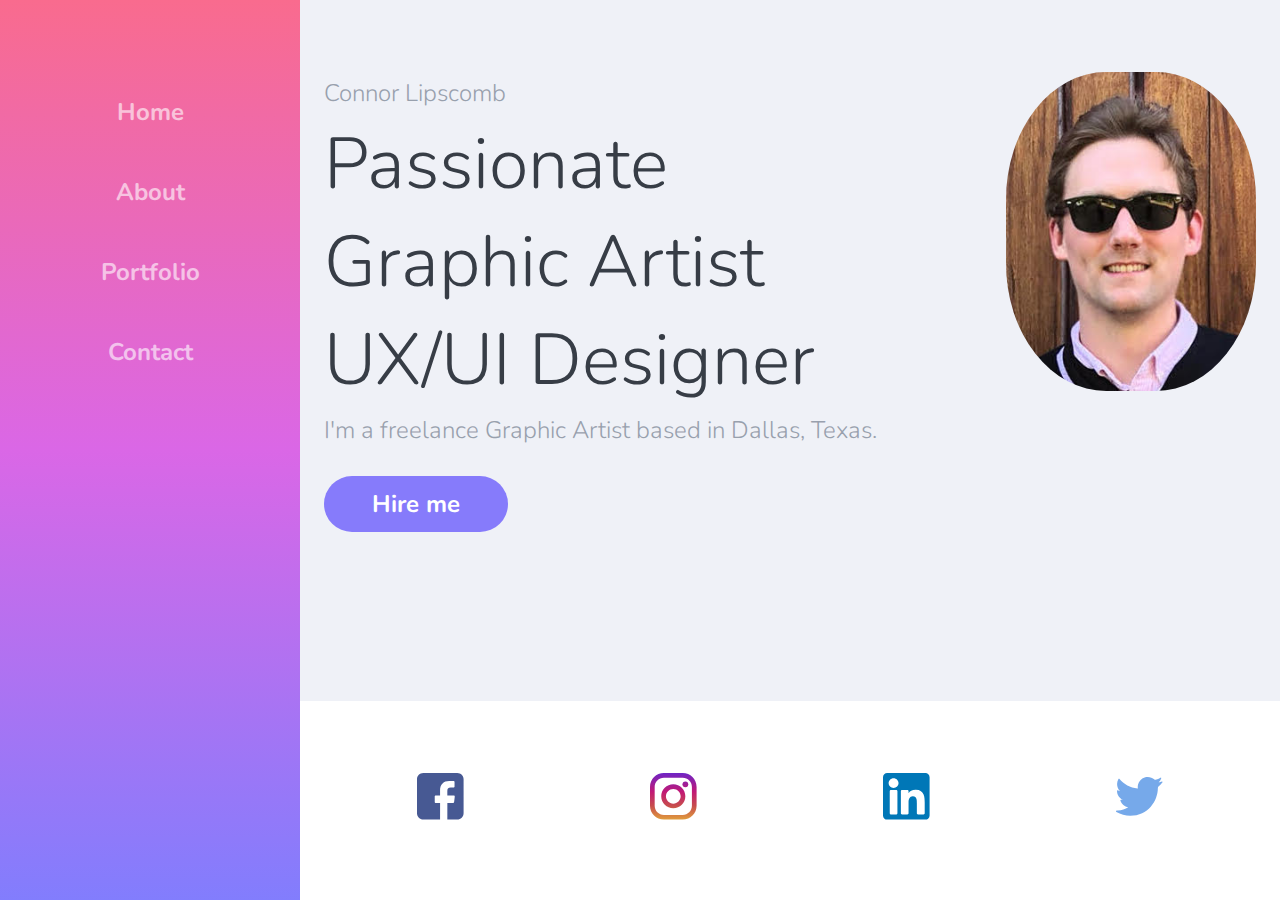
<file: Portfolio 2/index.html>
<!DOCTYPE html>
<html>

<head>
  <meta charset="utf-8">
  <title>Connor's Portfolio</title>
  <meta name="author" content="Connor Lipscomb">
  <meta name="description" content="Portfolio Website">
  <meta name="viewport" content="width=device-width, initial-scale=1">

  <link rel="stylesheet" href="style.css" type= "text/css">
</head>

<body>
    <div class="container">
        <div class="sidebar">
            <nav>
                <ul>
                    <li><a href="index.html">Home</a></li>
                    <li><a href="about.html">About</a></li>
                    <li><a href="image-gallery.html">Portfolio</a></li>
                    <li><a href="contact.html">Contact</a></li>
                </ul>
            </nav>
        </div>
        <div class="content">
            <section class="hero">
                <img src="assets/Engagement pic 5.jpg" alt="Connor Headshot">
                <div class="hero-content">
                    <p>Connor Lipscomb</p>
                    <h1>Passionate <br> Graphic Artist <br> UX/UI Designer</h1>
                    <p>I'm a freelance Graphic Artist based in Dallas, Texas.</p>
                    <a class="action-btn" a href="Connor Lipscomb-Resume 2019.pdf">Hire me</a>
                </div>
            </section>
        </div>
        <div class="footer">
            <footer>
                <ul>
                    <li><a href="https://www.facebook.com/connor.lipscomb"><?xml version="1.0" encoding="iso-8859-1"?>
                        <!-- Generator: Adobe Illustrator 19.0.0, SVG Export Plug-In . SVG Version: 6.00 Build 0)  -->
                        <svg version="1.1" id="Layer_1" xmlns="http://www.w3.org/2000/svg" xmlns:xlink="http://www.w3.org/1999/xlink" x="0px" y="0px"
                             viewBox="0 0 408.788 408.788" style="enable-background:new 0 0 408.788 408.788;" xml:space="preserve">
                        <path style="fill:#475993;" d="M353.701,0H55.087C24.665,0,0.002,24.662,0.002,55.085v298.616c0,30.423,24.662,55.085,55.085,55.085
                            h147.275l0.251-146.078h-37.951c-4.932,0-8.935-3.988-8.954-8.92l-0.182-47.087c-0.019-4.959,3.996-8.989,8.955-8.989h37.882
                            v-45.498c0-52.8,32.247-81.55,79.348-81.55h38.65c4.945,0,8.955,4.009,8.955,8.955v39.704c0,4.944-4.007,8.952-8.95,8.955
                            l-23.719,0.011c-25.615,0-30.575,12.172-30.575,30.035v39.389h56.285c5.363,0,9.524,4.683,8.892,10.009l-5.581,47.087
                            c-0.534,4.506-4.355,7.901-8.892,7.901h-50.453l-0.251,146.078h87.631c30.422,0,55.084-24.662,55.084-55.084V55.085
                            C408.786,24.662,384.124,0,353.701,0z"/>
                        <g>
                        </g>
                        <g>
                        </g>
                        <g>
                        </g>
                        <g>
                        </g>
                        <g>
                        </g>
                        <g>
                        </g>
                        <g>
                        </g>
                        <g>
                        </g>
                        <g>
                        </g>
                        <g>
                        </g>
                        <g>
                        </g>
                        <g>
                        </g>
                        <g>
                        </g>
                        <g>
                        </g>
                        <g>
                        </g>
                        </svg></a></li>
                    <li><a href="https://www.instagram.com/lipscombconnor/"><?xml version="1.0" encoding="iso-8859-1"?>
                        <!-- Generator: Adobe Illustrator 19.0.0, SVG Export Plug-In . SVG Version: 6.00 Build 0)  -->
                        <svg version="1.1" id="Layer_1" xmlns="http://www.w3.org/2000/svg" xmlns:xlink="http://www.w3.org/1999/xlink" x="0px" y="0px"
                             viewBox="0 0 551.034 551.034" style="enable-background:new 0 0 551.034 551.034;" xml:space="preserve">
                        <g>
                            
                                <linearGradient id="SVGID_1_" gradientUnits="userSpaceOnUse" x1="275.517" y1="4.57" x2="275.517" y2="549.72" gradientTransform="matrix(1 0 0 -1 0 554)">
                                <stop  offset="0" style="stop-color:#E09B3D"/>
                                <stop  offset="0.3" style="stop-color:#C74C4D"/>
                                <stop  offset="0.6" style="stop-color:#C21975"/>
                                <stop  offset="1" style="stop-color:#7024C4"/>
                            </linearGradient>
                            <path style="fill:url(#SVGID_1_);" d="M386.878,0H164.156C73.64,0,0,73.64,0,164.156v222.722
                                c0,90.516,73.64,164.156,164.156,164.156h222.722c90.516,0,164.156-73.64,164.156-164.156V164.156
                                C551.033,73.64,477.393,0,386.878,0z M495.6,386.878c0,60.045-48.677,108.722-108.722,108.722H164.156
                                c-60.045,0-108.722-48.677-108.722-108.722V164.156c0-60.046,48.677-108.722,108.722-108.722h222.722
                                c60.045,0,108.722,48.676,108.722,108.722L495.6,386.878L495.6,386.878z"/>
                            
                                <linearGradient id="SVGID_2_" gradientUnits="userSpaceOnUse" x1="275.517" y1="4.57" x2="275.517" y2="549.72" gradientTransform="matrix(1 0 0 -1 0 554)">
                                <stop  offset="0" style="stop-color:#E09B3D"/>
                                <stop  offset="0.3" style="stop-color:#C74C4D"/>
                                <stop  offset="0.6" style="stop-color:#C21975"/>
                                <stop  offset="1" style="stop-color:#7024C4"/>
                            </linearGradient>
                            <path style="fill:url(#SVGID_2_);" d="M275.517,133C196.933,133,133,196.933,133,275.516s63.933,142.517,142.517,142.517
                                S418.034,354.1,418.034,275.516S354.101,133,275.517,133z M275.517,362.6c-48.095,0-87.083-38.988-87.083-87.083
                                s38.989-87.083,87.083-87.083c48.095,0,87.083,38.988,87.083,87.083C362.6,323.611,323.611,362.6,275.517,362.6z"/>
                            
                                <linearGradient id="SVGID_3_" gradientUnits="userSpaceOnUse" x1="418.31" y1="4.57" x2="418.31" y2="549.72" gradientTransform="matrix(1 0 0 -1 0 554)">
                                <stop  offset="0" style="stop-color:#E09B3D"/>
                                <stop  offset="0.3" style="stop-color:#C74C4D"/>
                                <stop  offset="0.6" style="stop-color:#C21975"/>
                                <stop  offset="1" style="stop-color:#7024C4"/>
                            </linearGradient>
                            <circle style="fill:url(#SVGID_3_);" cx="418.31" cy="134.07" r="34.15"/>
                        </g>
                        <g>
                        </g>
                        <g>
                        </g>
                        <g>
                        </g>
                        <g>
                        </g>
                        <g>
                        </g>
                        <g>
                        </g>
                        <g>
                        </g>
                        <g>
                        </g>
                        <g>
                        </g>
                        <g>
                        </g>
                        <g>
                        </g>
                        <g>
                        </g>
                        <g>
                        </g>
                        <g>
                        </g>
                        <g>
                        </g>
                        </svg></a></li>
                    <li><a href="https://www.linkedin.com/in/connor-lipscomb-9786274b/"><?xml version="1.0" encoding="iso-8859-1"?>
                        <!-- Generator: Adobe Illustrator 19.0.0, SVG Export Plug-In . SVG Version: 6.00 Build 0)  -->
                        <svg version="1.1" id="Layer_1" xmlns="http://www.w3.org/2000/svg" xmlns:xlink="http://www.w3.org/1999/xlink" x="0px" y="0px"
                             viewBox="0 0 382 382" style="enable-background:new 0 0 382 382;" xml:space="preserve">
                        <path style="fill:#0077B7;" d="M347.445,0H34.555C15.471,0,0,15.471,0,34.555v312.889C0,366.529,15.471,382,34.555,382h312.889
                            C366.529,382,382,366.529,382,347.444V34.555C382,15.471,366.529,0,347.445,0z M118.207,329.844c0,5.554-4.502,10.056-10.056,10.056
                            H65.345c-5.554,0-10.056-4.502-10.056-10.056V150.403c0-5.554,4.502-10.056,10.056-10.056h42.806
                            c5.554,0,10.056,4.502,10.056,10.056V329.844z M86.748,123.432c-22.459,0-40.666-18.207-40.666-40.666S64.289,42.1,86.748,42.1
                            s40.666,18.207,40.666,40.666S109.208,123.432,86.748,123.432z M341.91,330.654c0,5.106-4.14,9.246-9.246,9.246H286.73
                            c-5.106,0-9.246-4.14-9.246-9.246v-84.168c0-12.556,3.683-55.021-32.813-55.021c-28.309,0-34.051,29.066-35.204,42.11v97.079
                            c0,5.106-4.139,9.246-9.246,9.246h-44.426c-5.106,0-9.246-4.14-9.246-9.246V149.593c0-5.106,4.14-9.246,9.246-9.246h44.426
                            c5.106,0,9.246,4.14,9.246,9.246v15.655c10.497-15.753,26.097-27.912,59.312-27.912c73.552,0,73.131,68.716,73.131,106.472
                            L341.91,330.654L341.91,330.654z"/>
                        <g>
                        </g>
                        <g>
                        </g>
                        <g>
                        </g>
                        <g>
                        </g>
                        <g>
                        </g>
                        <g>
                        </g>
                        <g>
                        </g>
                        <g>
                        </g>
                        <g>
                        </g>
                        <g>
                        </g>
                        <g>
                        </g>
                        <g>
                        </g>
                        <g>
                        </g>
                        <g>
                        </g>
                        <g>
                        </g>
                        </svg></a></li>
                    <li><a href="https://twitter.com/ConnorLipscomb2"><?xml version="1.0" encoding="iso-8859-1"?>
                        <!-- Generator: Adobe Illustrator 19.0.0, SVG Export Plug-In . SVG Version: 6.00 Build 0)  -->
                        <svg version="1.1" id="Layer_1" xmlns="http://www.w3.org/2000/svg" xmlns:xlink="http://www.w3.org/1999/xlink" x="0px" y="0px"
                             viewBox="0 0 410.155 410.155" style="enable-background:new 0 0 410.155 410.155;" xml:space="preserve">
                        <path style="fill:#76A9EA;" d="M403.632,74.18c-9.113,4.041-18.573,7.229-28.28,9.537c10.696-10.164,18.738-22.877,23.275-37.067
                            l0,0c1.295-4.051-3.105-7.554-6.763-5.385l0,0c-13.504,8.01-28.05,14.019-43.235,17.862c-0.881,0.223-1.79,0.336-2.702,0.336
                            c-2.766,0-5.455-1.027-7.57-2.891c-16.156-14.239-36.935-22.081-58.508-22.081c-9.335,0-18.76,1.455-28.014,4.325
                            c-28.672,8.893-50.795,32.544-57.736,61.724c-2.604,10.945-3.309,21.9-2.097,32.56c0.139,1.225-0.44,2.08-0.797,2.481
                            c-0.627,0.703-1.516,1.106-2.439,1.106c-0.103,0-0.209-0.005-0.314-0.015c-62.762-5.831-119.358-36.068-159.363-85.14l0,0
                            c-2.04-2.503-5.952-2.196-7.578,0.593l0,0C13.677,65.565,9.537,80.937,9.537,96.579c0,23.972,9.631,46.563,26.36,63.032
                            c-7.035-1.668-13.844-4.295-20.169-7.808l0,0c-3.06-1.7-6.825,0.485-6.868,3.985l0,0c-0.438,35.612,20.412,67.3,51.646,81.569
                            c-0.629,0.015-1.258,0.022-1.888,0.022c-4.951,0-9.964-0.478-14.898-1.421l0,0c-3.446-0.658-6.341,2.611-5.271,5.952l0,0
                            c10.138,31.651,37.39,54.981,70.002,60.278c-27.066,18.169-58.585,27.753-91.39,27.753l-10.227-0.006
                            c-3.151,0-5.816,2.054-6.619,5.106c-0.791,3.006,0.666,6.177,3.353,7.74c36.966,21.513,79.131,32.883,121.955,32.883
                            c37.485,0,72.549-7.439,104.219-22.109c29.033-13.449,54.689-32.674,76.255-57.141c20.09-22.792,35.8-49.103,46.692-78.201
                            c10.383-27.737,15.871-57.333,15.871-85.589v-1.346c-0.001-4.537,2.051-8.806,5.631-11.712c13.585-11.03,25.415-24.014,35.16-38.591
                            l0,0C411.924,77.126,407.866,72.302,403.632,74.18L403.632,74.18z"/>
                        <g>
                        </g>
                        <g>
                        </g>
                        <g>
                        </g>
                        <g>
                        </g>
                        <g>
                        </g>
                        <g>
                        </g>
                        <g>
                        </g>
                        <g>
                        </g>
                        <g>
                        </g>
                        <g>
                        </g>
                        <g>
                        </g>
                        <g>
                        </g>
                        <g>
                        </g>
                        <g>
                        </g>
                        <g>
                        </g>
                        </svg></a></li>
                </ul>
            </footer>
        </div>
    </div>
  
</body>

</html>
</file>
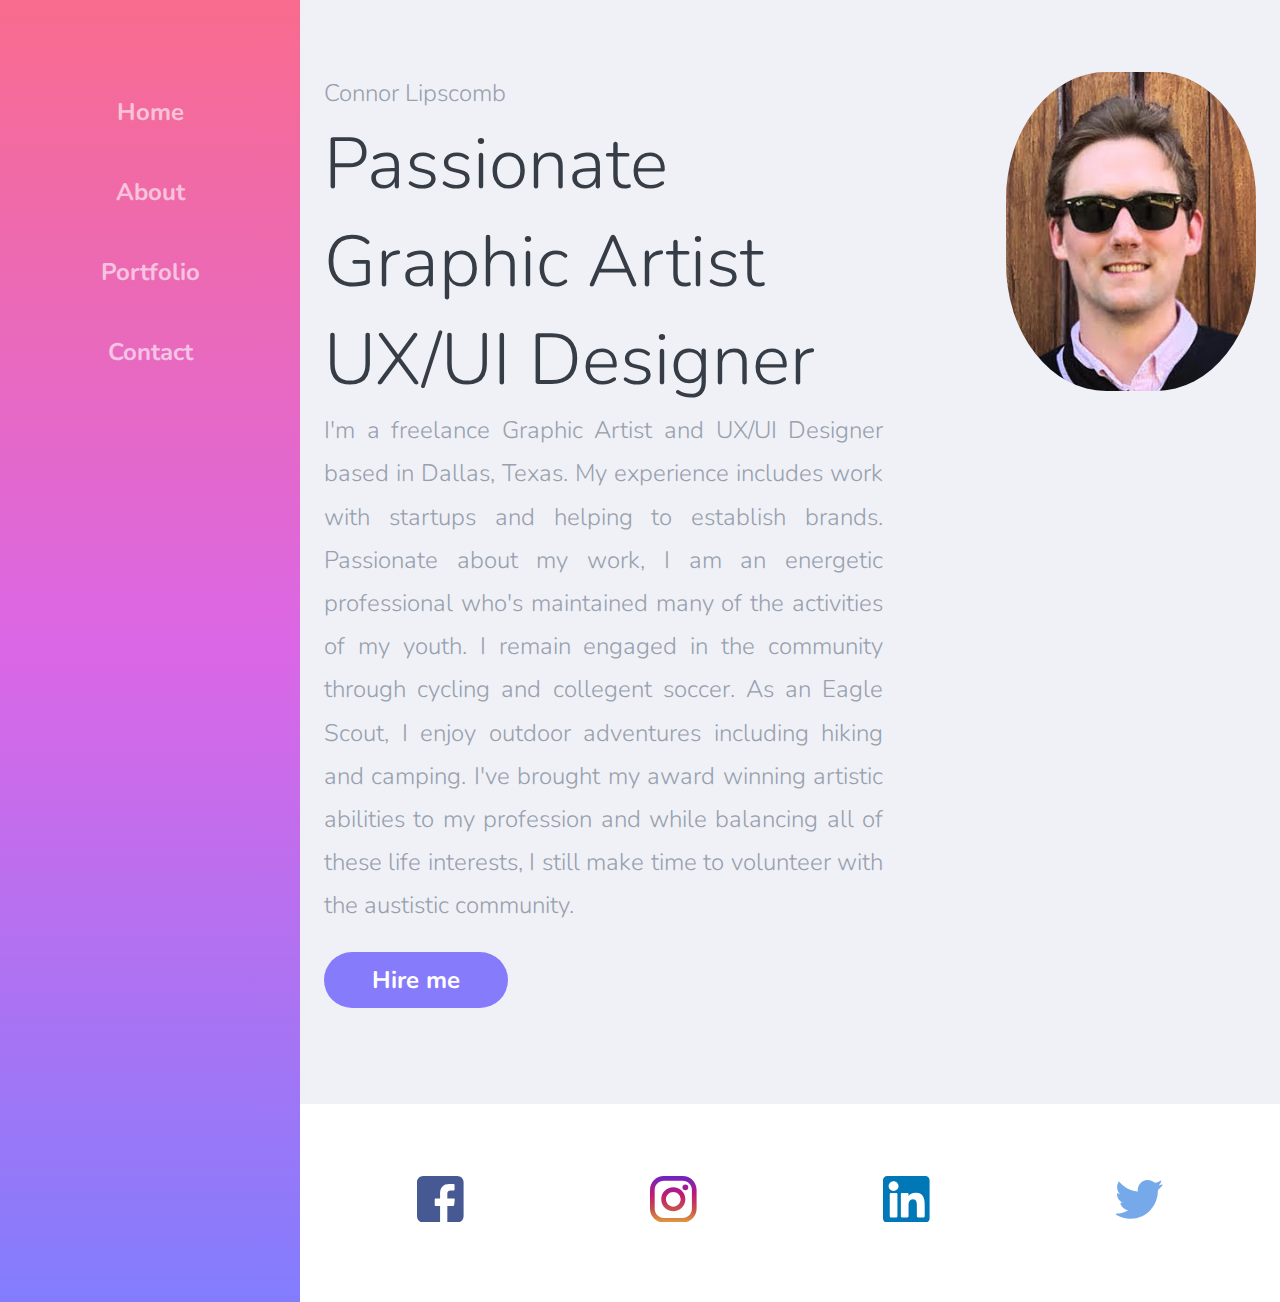
<file: Portfolio 2/about.html>
<!DOCTYPE html>
<html>

<head>
  <meta charset="utf-8">
  <title>Connor's Portfolio</title>
  <meta name="author" content="">
  <meta name="description" content="">
  <meta name="viewport" content="width=device-width, initial-scale=1">

  <link rel="stylesheet" href="style.css" type= "text/css">
</head>

<body>
    <div class="container">
        <div class="sidebar">
            <nav>
                <ul>
                    <li><a href="index.html">Home</a></li>
                    <li><a href="about.html">About</a></li>
                    <li><a href="image-gallery.html">Portfolio</a></li>
                    <li><a href="contact.html">Contact</a></li>
                </ul>
            </nav>
        </div>
        <div class="content">
            <section class="hero">
                <img src="assets/Engagement pic 5.jpg">
                <p>Connor Lipscomb</p>
                <div class="hero-content">
                    <h1>Passionate <br> Graphic Artist <br> UX/UI Designer</h1>
                    <p>I'm a freelance Graphic Artist and UX/UI Designer based in Dallas, Texas. My experience includes work with startups and helping to establish brands. Passionate about my work, I am an energetic professional who's maintained many of the activities of my youth. I remain engaged in the community through cycling and collegent soccer. As an Eagle Scout, I enjoy outdoor adventures including hiking and camping. I've brought my award winning artistic abilities to my profession and while balancing all of these life interests, I still make time to volunteer with the austistic community.
                    </p>
                    <a class="action-btn" a href="Connor Lipscomb-Resume 2019.pdf">Hire me</a>
                </div>
            </section>
        </div>
        <div class="footer">
            <footer>
                <ul>
                    <li><a href="https://www.facebook.com/connor.lipscomb"><?xml version="1.0" encoding="iso-8859-1"?>
                        <!-- Generator: Adobe Illustrator 19.0.0, SVG Export Plug-In . SVG Version: 6.00 Build 0)  -->
                        <svg version="1.1" id="Layer_1" xmlns="http://www.w3.org/2000/svg" xmlns:xlink="http://www.w3.org/1999/xlink" x="0px" y="0px"
                             viewBox="0 0 408.788 408.788" style="enable-background:new 0 0 408.788 408.788;" xml:space="preserve">
                        <path style="fill:#475993;" d="M353.701,0H55.087C24.665,0,0.002,24.662,0.002,55.085v298.616c0,30.423,24.662,55.085,55.085,55.085
                            h147.275l0.251-146.078h-37.951c-4.932,0-8.935-3.988-8.954-8.92l-0.182-47.087c-0.019-4.959,3.996-8.989,8.955-8.989h37.882
                            v-45.498c0-52.8,32.247-81.55,79.348-81.55h38.65c4.945,0,8.955,4.009,8.955,8.955v39.704c0,4.944-4.007,8.952-8.95,8.955
                            l-23.719,0.011c-25.615,0-30.575,12.172-30.575,30.035v39.389h56.285c5.363,0,9.524,4.683,8.892,10.009l-5.581,47.087
                            c-0.534,4.506-4.355,7.901-8.892,7.901h-50.453l-0.251,146.078h87.631c30.422,0,55.084-24.662,55.084-55.084V55.085
                            C408.786,24.662,384.124,0,353.701,0z"/>
                        <g>
                        </g>
                        <g>
                        </g>
                        <g>
                        </g>
                        <g>
                        </g>
                        <g>
                        </g>
                        <g>
                        </g>
                        <g>
                        </g>
                        <g>
                        </g>
                        <g>
                        </g>
                        <g>
                        </g>
                        <g>
                        </g>
                        <g>
                        </g>
                        <g>
                        </g>
                        <g>
                        </g>
                        <g>
                        </g>
                        </svg></a></li>
                    <li><a href="https://www.instagram.com/lipscombconnor/"><?xml version="1.0" encoding="iso-8859-1"?>
                        <!-- Generator: Adobe Illustrator 19.0.0, SVG Export Plug-In . SVG Version: 6.00 Build 0)  -->
                        <svg version="1.1" id="Layer_1" xmlns="http://www.w3.org/2000/svg" xmlns:xlink="http://www.w3.org/1999/xlink" x="0px" y="0px"
                             viewBox="0 0 551.034 551.034" style="enable-background:new 0 0 551.034 551.034;" xml:space="preserve">
                        <g>
                            
                                <linearGradient id="SVGID_1_" gradientUnits="userSpaceOnUse" x1="275.517" y1="4.57" x2="275.517" y2="549.72" gradientTransform="matrix(1 0 0 -1 0 554)">
                                <stop  offset="0" style="stop-color:#E09B3D"/>
                                <stop  offset="0.3" style="stop-color:#C74C4D"/>
                                <stop  offset="0.6" style="stop-color:#C21975"/>
                                <stop  offset="1" style="stop-color:#7024C4"/>
                            </linearGradient>
                            <path style="fill:url(#SVGID_1_);" d="M386.878,0H164.156C73.64,0,0,73.64,0,164.156v222.722
                                c0,90.516,73.64,164.156,164.156,164.156h222.722c90.516,0,164.156-73.64,164.156-164.156V164.156
                                C551.033,73.64,477.393,0,386.878,0z M495.6,386.878c0,60.045-48.677,108.722-108.722,108.722H164.156
                                c-60.045,0-108.722-48.677-108.722-108.722V164.156c0-60.046,48.677-108.722,108.722-108.722h222.722
                                c60.045,0,108.722,48.676,108.722,108.722L495.6,386.878L495.6,386.878z"/>
                            
                                <linearGradient id="SVGID_2_" gradientUnits="userSpaceOnUse" x1="275.517" y1="4.57" x2="275.517" y2="549.72" gradientTransform="matrix(1 0 0 -1 0 554)">
                                <stop  offset="0" style="stop-color:#E09B3D"/>
                                <stop  offset="0.3" style="stop-color:#C74C4D"/>
                                <stop  offset="0.6" style="stop-color:#C21975"/>
                                <stop  offset="1" style="stop-color:#7024C4"/>
                            </linearGradient>
                            <path style="fill:url(#SVGID_2_);" d="M275.517,133C196.933,133,133,196.933,133,275.516s63.933,142.517,142.517,142.517
                                S418.034,354.1,418.034,275.516S354.101,133,275.517,133z M275.517,362.6c-48.095,0-87.083-38.988-87.083-87.083
                                s38.989-87.083,87.083-87.083c48.095,0,87.083,38.988,87.083,87.083C362.6,323.611,323.611,362.6,275.517,362.6z"/>
                            
                                <linearGradient id="SVGID_3_" gradientUnits="userSpaceOnUse" x1="418.31" y1="4.57" x2="418.31" y2="549.72" gradientTransform="matrix(1 0 0 -1 0 554)">
                                <stop  offset="0" style="stop-color:#E09B3D"/>
                                <stop  offset="0.3" style="stop-color:#C74C4D"/>
                                <stop  offset="0.6" style="stop-color:#C21975"/>
                                <stop  offset="1" style="stop-color:#7024C4"/>
                            </linearGradient>
                            <circle style="fill:url(#SVGID_3_);" cx="418.31" cy="134.07" r="34.15"/>
                        </g>
                        <g>
                        </g>
                        <g>
                        </g>
                        <g>
                        </g>
                        <g>
                        </g>
                        <g>
                        </g>
                        <g>
                        </g>
                        <g>
                        </g>
                        <g>
                        </g>
                        <g>
                        </g>
                        <g>
                        </g>
                        <g>
                        </g>
                        <g>
                        </g>
                        <g>
                        </g>
                        <g>
                        </g>
                        <g>
                        </g>
                        </svg></a></li>
                    <li><a href="https://www.linkedin.com/in/connor-lipscomb-9786274b/"><?xml version="1.0" encoding="iso-8859-1"?>
                        <!-- Generator: Adobe Illustrator 19.0.0, SVG Export Plug-In . SVG Version: 6.00 Build 0)  -->
                        <svg version="1.1" id="Layer_1" xmlns="http://www.w3.org/2000/svg" xmlns:xlink="http://www.w3.org/1999/xlink" x="0px" y="0px"
                             viewBox="0 0 382 382" style="enable-background:new 0 0 382 382;" xml:space="preserve">
                        <path style="fill:#0077B7;" d="M347.445,0H34.555C15.471,0,0,15.471,0,34.555v312.889C0,366.529,15.471,382,34.555,382h312.889
                            C366.529,382,382,366.529,382,347.444V34.555C382,15.471,366.529,0,347.445,0z M118.207,329.844c0,5.554-4.502,10.056-10.056,10.056
                            H65.345c-5.554,0-10.056-4.502-10.056-10.056V150.403c0-5.554,4.502-10.056,10.056-10.056h42.806
                            c5.554,0,10.056,4.502,10.056,10.056V329.844z M86.748,123.432c-22.459,0-40.666-18.207-40.666-40.666S64.289,42.1,86.748,42.1
                            s40.666,18.207,40.666,40.666S109.208,123.432,86.748,123.432z M341.91,330.654c0,5.106-4.14,9.246-9.246,9.246H286.73
                            c-5.106,0-9.246-4.14-9.246-9.246v-84.168c0-12.556,3.683-55.021-32.813-55.021c-28.309,0-34.051,29.066-35.204,42.11v97.079
                            c0,5.106-4.139,9.246-9.246,9.246h-44.426c-5.106,0-9.246-4.14-9.246-9.246V149.593c0-5.106,4.14-9.246,9.246-9.246h44.426
                            c5.106,0,9.246,4.14,9.246,9.246v15.655c10.497-15.753,26.097-27.912,59.312-27.912c73.552,0,73.131,68.716,73.131,106.472
                            L341.91,330.654L341.91,330.654z"/>
                        <g>
                        </g>
                        <g>
                        </g>
                        <g>
                        </g>
                        <g>
                        </g>
                        <g>
                        </g>
                        <g>
                        </g>
                        <g>
                        </g>
                        <g>
                        </g>
                        <g>
                        </g>
                        <g>
                        </g>
                        <g>
                        </g>
                        <g>
                        </g>
                        <g>
                        </g>
                        <g>
                        </g>
                        <g>
                        </g>
                        </svg></a></li>
                    <li><a href="https://twitter.com/ConnorLipscomb2"><?xml version="1.0" encoding="iso-8859-1"?>
                        <!-- Generator: Adobe Illustrator 19.0.0, SVG Export Plug-In . SVG Version: 6.00 Build 0)  -->
                        <svg version="1.1" id="Layer_1" xmlns="http://www.w3.org/2000/svg" xmlns:xlink="http://www.w3.org/1999/xlink" x="0px" y="0px"
                             viewBox="0 0 410.155 410.155" style="enable-background:new 0 0 410.155 410.155;" xml:space="preserve">
                        <path style="fill:#76A9EA;" d="M403.632,74.18c-9.113,4.041-18.573,7.229-28.28,9.537c10.696-10.164,18.738-22.877,23.275-37.067
                            l0,0c1.295-4.051-3.105-7.554-6.763-5.385l0,0c-13.504,8.01-28.05,14.019-43.235,17.862c-0.881,0.223-1.79,0.336-2.702,0.336
                            c-2.766,0-5.455-1.027-7.57-2.891c-16.156-14.239-36.935-22.081-58.508-22.081c-9.335,0-18.76,1.455-28.014,4.325
                            c-28.672,8.893-50.795,32.544-57.736,61.724c-2.604,10.945-3.309,21.9-2.097,32.56c0.139,1.225-0.44,2.08-0.797,2.481
                            c-0.627,0.703-1.516,1.106-2.439,1.106c-0.103,0-0.209-0.005-0.314-0.015c-62.762-5.831-119.358-36.068-159.363-85.14l0,0
                            c-2.04-2.503-5.952-2.196-7.578,0.593l0,0C13.677,65.565,9.537,80.937,9.537,96.579c0,23.972,9.631,46.563,26.36,63.032
                            c-7.035-1.668-13.844-4.295-20.169-7.808l0,0c-3.06-1.7-6.825,0.485-6.868,3.985l0,0c-0.438,35.612,20.412,67.3,51.646,81.569
                            c-0.629,0.015-1.258,0.022-1.888,0.022c-4.951,0-9.964-0.478-14.898-1.421l0,0c-3.446-0.658-6.341,2.611-5.271,5.952l0,0
                            c10.138,31.651,37.39,54.981,70.002,60.278c-27.066,18.169-58.585,27.753-91.39,27.753l-10.227-0.006
                            c-3.151,0-5.816,2.054-6.619,5.106c-0.791,3.006,0.666,6.177,3.353,7.74c36.966,21.513,79.131,32.883,121.955,32.883
                            c37.485,0,72.549-7.439,104.219-22.109c29.033-13.449,54.689-32.674,76.255-57.141c20.09-22.792,35.8-49.103,46.692-78.201
                            c10.383-27.737,15.871-57.333,15.871-85.589v-1.346c-0.001-4.537,2.051-8.806,5.631-11.712c13.585-11.03,25.415-24.014,35.16-38.591
                            l0,0C411.924,77.126,407.866,72.302,403.632,74.18L403.632,74.18z"/>
                        <g>
                        </g>
                        <g>
                        </g>
                        <g>
                        </g>
                        <g>
                        </g>
                        <g>
                        </g>
                        <g>
                        </g>
                        <g>
                        </g>
                        <g>
                        </g>
                        <g>
                        </g>
                        <g>
                        </g>
                        <g>
                        </g>
                        <g>
                        </g>
                        <g>
                        </g>
                        <g>
                        </g>
                        <g>
                        </g>
                        </svg></a></li>
                </ul>
            </footer>
        </div>
    </div>
  
</body>

</html>
</file>
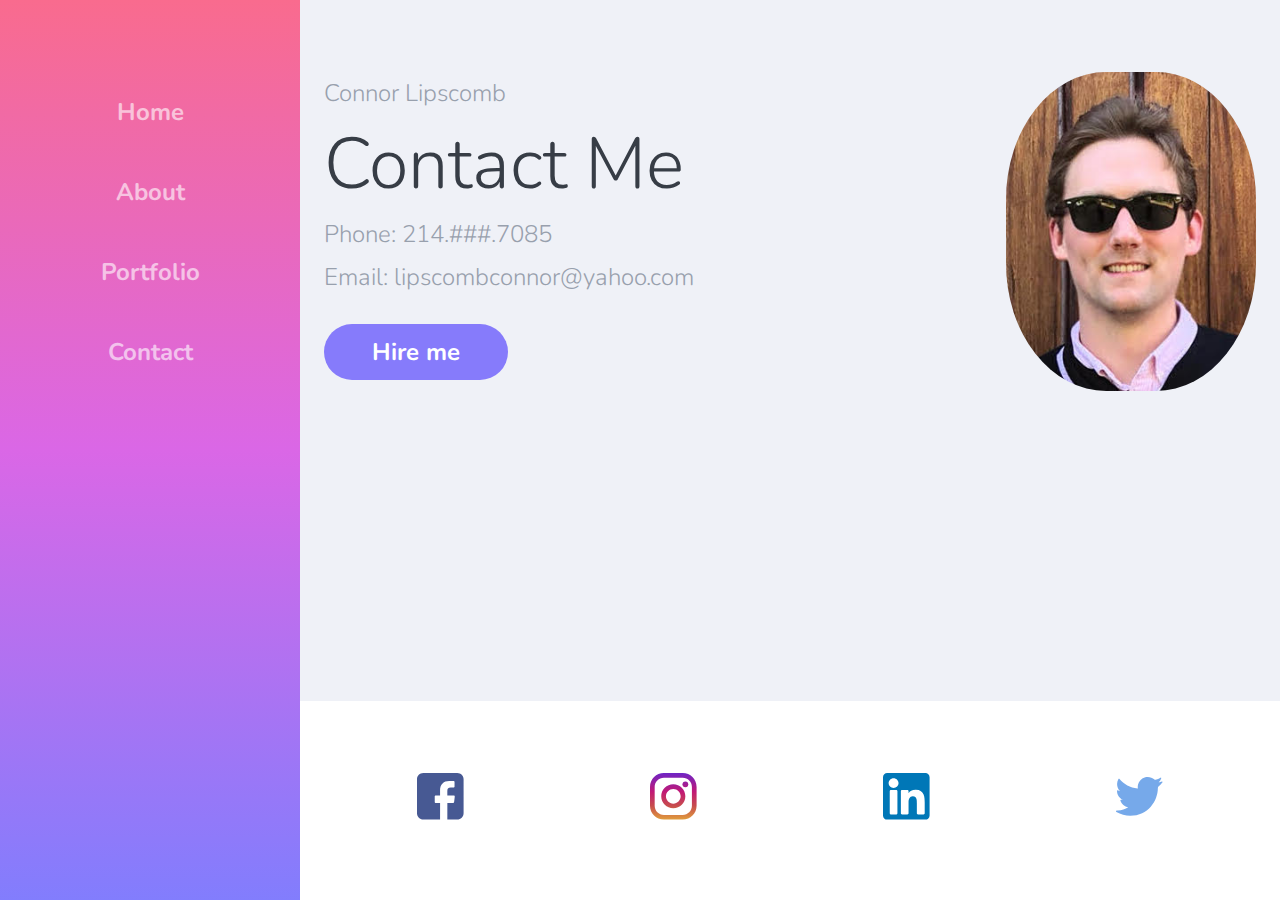
<file: Portfolio 2/contact.html>
<!DOCTYPE html>
<html>

<head>
  <meta charset="utf-8">
  <title>Connor's Portfolio</title>
  <meta name="author" content="">
  <meta name="description" content="">
  <meta name="viewport" content="width=device-width, initial-scale=1">

  <link rel="stylesheet" href="style.css" type= "text/css">
</head>

<body>
    <div class="container">
        <div class="sidebar">
            <nav>
                <ul>
                    <li><a href="index.html">Home</a></li>
                    <li><a href="about.html">About</a></li>
                    <li><a href="image-gallery.html">Portfolio</a></li>
                    <li><a href="contact.html">Contact</a></li>
                </ul>
            </nav>
        </div>
        <div class="content">
            <section class="hero">
                <img src="assets/Engagement pic 5.jpg">
                <p>Connor Lipscomb</p>
                <div class="hero-content">
                    <h1>Contact Me</h1>
                    <p>Phone: 214.###.7085<br>Email: lipscombconnor@yahoo.com</p>
                    <a class="action-btn" a href="Connor Lipscomb-Resume 2019.pdf">Hire me</a>
                </div>
            </section>
        </div>
        <div class="footer">
            <footer>
                <ul>
                    <li><a href="https://www.facebook.com/connor.lipscomb"><?xml version="1.0" encoding="iso-8859-1"?>
                        <!-- Generator: Adobe Illustrator 19.0.0, SVG Export Plug-In . SVG Version: 6.00 Build 0)  -->
                        <svg version="1.1" id="Layer_1" xmlns="http://www.w3.org/2000/svg" xmlns:xlink="http://www.w3.org/1999/xlink" x="0px" y="0px"
                             viewBox="0 0 408.788 408.788" style="enable-background:new 0 0 408.788 408.788;" xml:space="preserve">
                        <path style="fill:#475993;" d="M353.701,0H55.087C24.665,0,0.002,24.662,0.002,55.085v298.616c0,30.423,24.662,55.085,55.085,55.085
                            h147.275l0.251-146.078h-37.951c-4.932,0-8.935-3.988-8.954-8.92l-0.182-47.087c-0.019-4.959,3.996-8.989,8.955-8.989h37.882
                            v-45.498c0-52.8,32.247-81.55,79.348-81.55h38.65c4.945,0,8.955,4.009,8.955,8.955v39.704c0,4.944-4.007,8.952-8.95,8.955
                            l-23.719,0.011c-25.615,0-30.575,12.172-30.575,30.035v39.389h56.285c5.363,0,9.524,4.683,8.892,10.009l-5.581,47.087
                            c-0.534,4.506-4.355,7.901-8.892,7.901h-50.453l-0.251,146.078h87.631c30.422,0,55.084-24.662,55.084-55.084V55.085
                            C408.786,24.662,384.124,0,353.701,0z"/>
                        <g>
                        </g>
                        <g>
                        </g>
                        <g>
                        </g>
                        <g>
                        </g>
                        <g>
                        </g>
                        <g>
                        </g>
                        <g>
                        </g>
                        <g>
                        </g>
                        <g>
                        </g>
                        <g>
                        </g>
                        <g>
                        </g>
                        <g>
                        </g>
                        <g>
                        </g>
                        <g>
                        </g>
                        <g>
                        </g>
                        </svg></a></li>
                    <li><a href="https://www.instagram.com/lipscombconnor/"><?xml version="1.0" encoding="iso-8859-1"?>
                        <!-- Generator: Adobe Illustrator 19.0.0, SVG Export Plug-In . SVG Version: 6.00 Build 0)  -->
                        <svg version="1.1" id="Layer_1" xmlns="http://www.w3.org/2000/svg" xmlns:xlink="http://www.w3.org/1999/xlink" x="0px" y="0px"
                             viewBox="0 0 551.034 551.034" style="enable-background:new 0 0 551.034 551.034;" xml:space="preserve">
                        <g>
                            
                                <linearGradient id="SVGID_1_" gradientUnits="userSpaceOnUse" x1="275.517" y1="4.57" x2="275.517" y2="549.72" gradientTransform="matrix(1 0 0 -1 0 554)">
                                <stop  offset="0" style="stop-color:#E09B3D"/>
                                <stop  offset="0.3" style="stop-color:#C74C4D"/>
                                <stop  offset="0.6" style="stop-color:#C21975"/>
                                <stop  offset="1" style="stop-color:#7024C4"/>
                            </linearGradient>
                            <path style="fill:url(#SVGID_1_);" d="M386.878,0H164.156C73.64,0,0,73.64,0,164.156v222.722
                                c0,90.516,73.64,164.156,164.156,164.156h222.722c90.516,0,164.156-73.64,164.156-164.156V164.156
                                C551.033,73.64,477.393,0,386.878,0z M495.6,386.878c0,60.045-48.677,108.722-108.722,108.722H164.156
                                c-60.045,0-108.722-48.677-108.722-108.722V164.156c0-60.046,48.677-108.722,108.722-108.722h222.722
                                c60.045,0,108.722,48.676,108.722,108.722L495.6,386.878L495.6,386.878z"/>
                            
                                <linearGradient id="SVGID_2_" gradientUnits="userSpaceOnUse" x1="275.517" y1="4.57" x2="275.517" y2="549.72" gradientTransform="matrix(1 0 0 -1 0 554)">
                                <stop  offset="0" style="stop-color:#E09B3D"/>
                                <stop  offset="0.3" style="stop-color:#C74C4D"/>
                                <stop  offset="0.6" style="stop-color:#C21975"/>
                                <stop  offset="1" style="stop-color:#7024C4"/>
                            </linearGradient>
                            <path style="fill:url(#SVGID_2_);" d="M275.517,133C196.933,133,133,196.933,133,275.516s63.933,142.517,142.517,142.517
                                S418.034,354.1,418.034,275.516S354.101,133,275.517,133z M275.517,362.6c-48.095,0-87.083-38.988-87.083-87.083
                                s38.989-87.083,87.083-87.083c48.095,0,87.083,38.988,87.083,87.083C362.6,323.611,323.611,362.6,275.517,362.6z"/>
                            
                                <linearGradient id="SVGID_3_" gradientUnits="userSpaceOnUse" x1="418.31" y1="4.57" x2="418.31" y2="549.72" gradientTransform="matrix(1 0 0 -1 0 554)">
                                <stop  offset="0" style="stop-color:#E09B3D"/>
                                <stop  offset="0.3" style="stop-color:#C74C4D"/>
                                <stop  offset="0.6" style="stop-color:#C21975"/>
                                <stop  offset="1" style="stop-color:#7024C4"/>
                            </linearGradient>
                            <circle style="fill:url(#SVGID_3_);" cx="418.31" cy="134.07" r="34.15"/>
                        </g>
                        <g>
                        </g>
                        <g>
                        </g>
                        <g>
                        </g>
                        <g>
                        </g>
                        <g>
                        </g>
                        <g>
                        </g>
                        <g>
                        </g>
                        <g>
                        </g>
                        <g>
                        </g>
                        <g>
                        </g>
                        <g>
                        </g>
                        <g>
                        </g>
                        <g>
                        </g>
                        <g>
                        </g>
                        <g>
                        </g>
                        </svg></a></li>
                    <li><a href="https://www.linkedin.com/in/connor-lipscomb-9786274b/"><?xml version="1.0" encoding="iso-8859-1"?>
                        <!-- Generator: Adobe Illustrator 19.0.0, SVG Export Plug-In . SVG Version: 6.00 Build 0)  -->
                        <svg version="1.1" id="Layer_1" xmlns="http://www.w3.org/2000/svg" xmlns:xlink="http://www.w3.org/1999/xlink" x="0px" y="0px"
                             viewBox="0 0 382 382" style="enable-background:new 0 0 382 382;" xml:space="preserve">
                        <path style="fill:#0077B7;" d="M347.445,0H34.555C15.471,0,0,15.471,0,34.555v312.889C0,366.529,15.471,382,34.555,382h312.889
                            C366.529,382,382,366.529,382,347.444V34.555C382,15.471,366.529,0,347.445,0z M118.207,329.844c0,5.554-4.502,10.056-10.056,10.056
                            H65.345c-5.554,0-10.056-4.502-10.056-10.056V150.403c0-5.554,4.502-10.056,10.056-10.056h42.806
                            c5.554,0,10.056,4.502,10.056,10.056V329.844z M86.748,123.432c-22.459,0-40.666-18.207-40.666-40.666S64.289,42.1,86.748,42.1
                            s40.666,18.207,40.666,40.666S109.208,123.432,86.748,123.432z M341.91,330.654c0,5.106-4.14,9.246-9.246,9.246H286.73
                            c-5.106,0-9.246-4.14-9.246-9.246v-84.168c0-12.556,3.683-55.021-32.813-55.021c-28.309,0-34.051,29.066-35.204,42.11v97.079
                            c0,5.106-4.139,9.246-9.246,9.246h-44.426c-5.106,0-9.246-4.14-9.246-9.246V149.593c0-5.106,4.14-9.246,9.246-9.246h44.426
                            c5.106,0,9.246,4.14,9.246,9.246v15.655c10.497-15.753,26.097-27.912,59.312-27.912c73.552,0,73.131,68.716,73.131,106.472
                            L341.91,330.654L341.91,330.654z"/>
                        <g>
                        </g>
                        <g>
                        </g>
                        <g>
                        </g>
                        <g>
                        </g>
                        <g>
                        </g>
                        <g>
                        </g>
                        <g>
                        </g>
                        <g>
                        </g>
                        <g>
                        </g>
                        <g>
                        </g>
                        <g>
                        </g>
                        <g>
                        </g>
                        <g>
                        </g>
                        <g>
                        </g>
                        <g>
                        </g>
                        </svg></a></li>
                    <li><a href="https://twitter.com/ConnorLipscomb2"><?xml version="1.0" encoding="iso-8859-1"?>
                        <!-- Generator: Adobe Illustrator 19.0.0, SVG Export Plug-In . SVG Version: 6.00 Build 0)  -->
                        <svg version="1.1" id="Layer_1" xmlns="http://www.w3.org/2000/svg" xmlns:xlink="http://www.w3.org/1999/xlink" x="0px" y="0px"
                             viewBox="0 0 410.155 410.155" style="enable-background:new 0 0 410.155 410.155;" xml:space="preserve">
                        <path style="fill:#76A9EA;" d="M403.632,74.18c-9.113,4.041-18.573,7.229-28.28,9.537c10.696-10.164,18.738-22.877,23.275-37.067
                            l0,0c1.295-4.051-3.105-7.554-6.763-5.385l0,0c-13.504,8.01-28.05,14.019-43.235,17.862c-0.881,0.223-1.79,0.336-2.702,0.336
                            c-2.766,0-5.455-1.027-7.57-2.891c-16.156-14.239-36.935-22.081-58.508-22.081c-9.335,0-18.76,1.455-28.014,4.325
                            c-28.672,8.893-50.795,32.544-57.736,61.724c-2.604,10.945-3.309,21.9-2.097,32.56c0.139,1.225-0.44,2.08-0.797,2.481
                            c-0.627,0.703-1.516,1.106-2.439,1.106c-0.103,0-0.209-0.005-0.314-0.015c-62.762-5.831-119.358-36.068-159.363-85.14l0,0
                            c-2.04-2.503-5.952-2.196-7.578,0.593l0,0C13.677,65.565,9.537,80.937,9.537,96.579c0,23.972,9.631,46.563,26.36,63.032
                            c-7.035-1.668-13.844-4.295-20.169-7.808l0,0c-3.06-1.7-6.825,0.485-6.868,3.985l0,0c-0.438,35.612,20.412,67.3,51.646,81.569
                            c-0.629,0.015-1.258,0.022-1.888,0.022c-4.951,0-9.964-0.478-14.898-1.421l0,0c-3.446-0.658-6.341,2.611-5.271,5.952l0,0
                            c10.138,31.651,37.39,54.981,70.002,60.278c-27.066,18.169-58.585,27.753-91.39,27.753l-10.227-0.006
                            c-3.151,0-5.816,2.054-6.619,5.106c-0.791,3.006,0.666,6.177,3.353,7.74c36.966,21.513,79.131,32.883,121.955,32.883
                            c37.485,0,72.549-7.439,104.219-22.109c29.033-13.449,54.689-32.674,76.255-57.141c20.09-22.792,35.8-49.103,46.692-78.201
                            c10.383-27.737,15.871-57.333,15.871-85.589v-1.346c-0.001-4.537,2.051-8.806,5.631-11.712c13.585-11.03,25.415-24.014,35.16-38.591
                            l0,0C411.924,77.126,407.866,72.302,403.632,74.18L403.632,74.18z"/>
                        <g>
                        </g>
                        <g>
                        </g>
                        <g>
                        </g>
                        <g>
                        </g>
                        <g>
                        </g>
                        <g>
                        </g>
                        <g>
                        </g>
                        <g>
                        </g>
                        <g>
                        </g>
                        <g>
                        </g>
                        <g>
                        </g>
                        <g>
                        </g>
                        <g>
                        </g>
                        <g>
                        </g>
                        <g>
                        </g>
                        </svg></a></li>
                </ul>
            </footer>
        </div>
    </div>
  
</body>

</html>
</file>
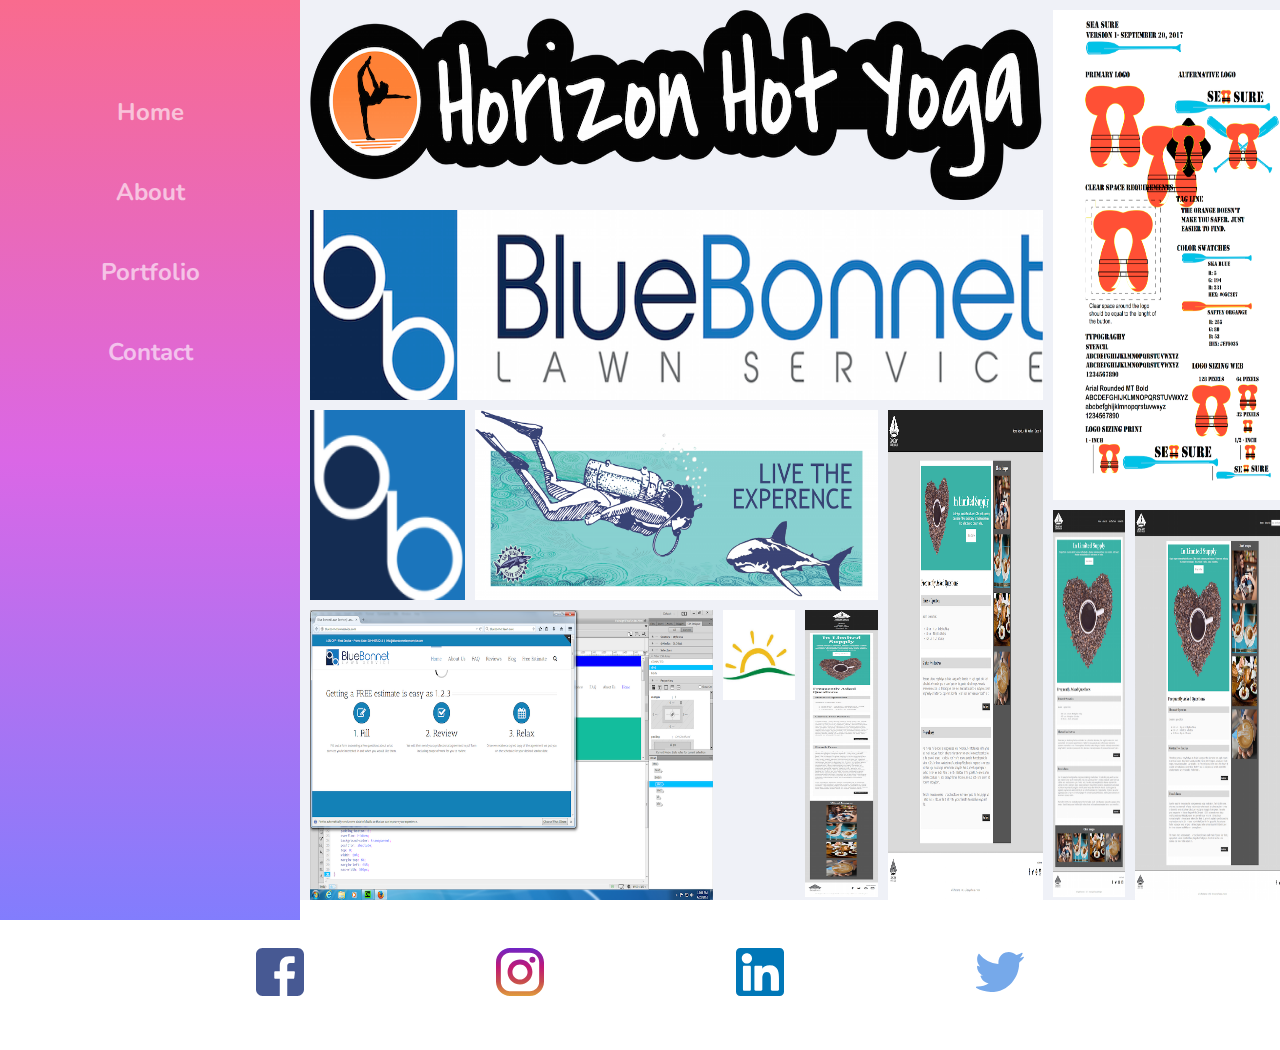
<file: Portfolio 2/image-gallery.html>
<!DOCTYPE html>
<html>

<head>
  <meta charset="utf-8">
  <title>Connor's Portfolio</title>
  <meta name="author" content="Connor Lipscomb">
  <meta name="description" content="Portfolio Website">
  <meta name="viewport" content="width=device-width, initial-scale=1">

  <link rel="stylesheet" href="style.css" type= "text/css">
</head>

<body>
    <div class="container">
        <div class="sidebar">
            <nav>
                <ul>
                    <li><a href="index.html">Home</a></li>
                    <li><a href="about.html">About</a></li>
                    <li><a href="image-gallery.html">Portfolio</a></li>
                    <li><a href="contact.html">Contact</a></li>
                </ul>
            </nav>
        </div>
                        <div class="container-gallery">
                                <div class="gallery">
                                  <div class="img1">
                                    <a href="assets/LOGO.png"><img id="myImg1"  hr src="assets/LOGO_small.png" alt="Horizon Hot Yoga Design Logo" class="img img-1"></a>
                                      </div>
                                  <div class="img2">    
                                    <a href="assets/Billboard_Diver_Version_1.png"> <img id="myImg2"  src="assets/Billboard_Diver_Version_1_small.png" alt="San Diego Shark Diving Ad" class="img img-2"> </a>
                                      </div>
                                  <div class="img3">  
                                    <a href="assets/SEA_SURE.png"> <img id="myImg3"  src="assets/SEA_SURE_small.png" alt="Sea Sure Logo Sample" class="img img-3"></a>
                                      </div>
                                  <div class="img4">
                                    <a href="assets/bb logo.png"> <img id="myImg4"  src="assets/bb logo_small.png" alt="Blue Bonnet Small Logo" class="img img-4"></a>
                                      </div>
                                  <div class="img5">
                                     <a href="assets/bb-small-logo.png"> <img id="myImg5"  src="assets/bb-small-logo_small.png" alt="Blue Bonnet Full Logo" class="img img-5"></a>
                                      </div>
                                  <div class="img6">
                                    <a href="assets/Bluebonnet color sample.png"><img id="myImg6"  src="assets/Bluebonnet color sample_small.png" alt="Blue Bonnet Site Sample" class="img img-6"></a>
                                      </div>
                                  <div class="img7">
                                    <a href="assets/FullScreen.png"><img id="myImg7"  src="assets/FullScreen_small.png" alt="Java Jam Desktop Site" class="img img-7"></a>
                                      </div>
                                  <div class="img8">
                                    <a href="assets/NavigationHover.png"><img id="myImg8"  src="assets/NavigationHover_small.png" alt="Java Jam Navigation" class="img img-8"></a>
                                      </div>
                                  <div class="img9">
                                    <a href="assets/Tablet.png"><img id="myImg9"  src="assets/Tablet_small.png" alt="Java Jam Tablet Site" class="img img-9"></a>
                                      </div>
                                  <div class="img10">
                                    <a href="assets/Mobile.png"><img id="myImg10" src="assets/Mobile_small.png" alt="Java Jam Mobile Site" class="img img-10"></a>
                                      </div>
                                  <div class="img11">
                                    <a href="http://ctec4321.connorlipscomb.uta.cloud/Allergy_Chart%20(1).php"><img id="myImg11" src="assets/Bright Horizons.jpg" alt="Allergy Chart" class="img img-11"></a>
                                      </div>  
                                 </div>
                             </div>
                         </div>
        <div class="footer">
            <footer>
                <ul>
                    <li><a href="https://www.facebook.com/connor.lipscomb"><?xml version="1.0" encoding="iso-8859-1"?>
                        <!-- Generator: Adobe Illustrator 19.0.0, SVG Export Plug-In . SVG Version: 6.00 Build 0)  -->
                        <svg version="1.1" id="Layer_1" xmlns="http://www.w3.org/2000/svg" xmlns:xlink="http://www.w3.org/1999/xlink" x="0px" y="0px"
                             viewBox="0 0 408.788 408.788" style="enable-background:new 0 0 408.788 408.788;" xml:space="preserve">
                        <path style="fill:#475993;" d="M353.701,0H55.087C24.665,0,0.002,24.662,0.002,55.085v298.616c0,30.423,24.662,55.085,55.085,55.085
                            h147.275l0.251-146.078h-37.951c-4.932,0-8.935-3.988-8.954-8.92l-0.182-47.087c-0.019-4.959,3.996-8.989,8.955-8.989h37.882
                            v-45.498c0-52.8,32.247-81.55,79.348-81.55h38.65c4.945,0,8.955,4.009,8.955,8.955v39.704c0,4.944-4.007,8.952-8.95,8.955
                            l-23.719,0.011c-25.615,0-30.575,12.172-30.575,30.035v39.389h56.285c5.363,0,9.524,4.683,8.892,10.009l-5.581,47.087
                            c-0.534,4.506-4.355,7.901-8.892,7.901h-50.453l-0.251,146.078h87.631c30.422,0,55.084-24.662,55.084-55.084V55.085
                            C408.786,24.662,384.124,0,353.701,0z"/>
                        <g>
                        </g>
                        <g>
                        </g>
                        <g>
                        </g>
                        <g>
                        </g>
                        <g>
                        </g>
                        <g>
                        </g>
                        <g>
                        </g>
                        <g>
                        </g>
                        <g>
                        </g>
                        <g>
                        </g>
                        <g>
                        </g>
                        <g>
                        </g>
                        <g>
                        </g>
                        <g>
                        </g>
                        <g>
                        </g>
                        </svg></a></li>
                    <li><a href="https://www.instagram.com/lipscombconnor/"><?xml version="1.0" encoding="iso-8859-1"?>
                        <!-- Generator: Adobe Illustrator 19.0.0, SVG Export Plug-In . SVG Version: 6.00 Build 0)  -->
                        <svg version="1.1" id="Layer_1" xmlns="http://www.w3.org/2000/svg" xmlns:xlink="http://www.w3.org/1999/xlink" x="0px" y="0px"
                             viewBox="0 0 551.034 551.034" style="enable-background:new 0 0 551.034 551.034;" xml:space="preserve">
                        <g>
                            
                                <linearGradient id="SVGID_1_" gradientUnits="userSpaceOnUse" x1="275.517" y1="4.57" x2="275.517" y2="549.72" gradientTransform="matrix(1 0 0 -1 0 554)">
                                <stop  offset="0" style="stop-color:#E09B3D"/>
                                <stop  offset="0.3" style="stop-color:#C74C4D"/>
                                <stop  offset="0.6" style="stop-color:#C21975"/>
                                <stop  offset="1" style="stop-color:#7024C4"/>
                            </linearGradient>
                            <path style="fill:url(#SVGID_1_);" d="M386.878,0H164.156C73.64,0,0,73.64,0,164.156v222.722
                                c0,90.516,73.64,164.156,164.156,164.156h222.722c90.516,0,164.156-73.64,164.156-164.156V164.156
                                C551.033,73.64,477.393,0,386.878,0z M495.6,386.878c0,60.045-48.677,108.722-108.722,108.722H164.156
                                c-60.045,0-108.722-48.677-108.722-108.722V164.156c0-60.046,48.677-108.722,108.722-108.722h222.722
                                c60.045,0,108.722,48.676,108.722,108.722L495.6,386.878L495.6,386.878z"/>
                            
                                <linearGradient id="SVGID_2_" gradientUnits="userSpaceOnUse" x1="275.517" y1="4.57" x2="275.517" y2="549.72" gradientTransform="matrix(1 0 0 -1 0 554)">
                                <stop  offset="0" style="stop-color:#E09B3D"/>
                                <stop  offset="0.3" style="stop-color:#C74C4D"/>
                                <stop  offset="0.6" style="stop-color:#C21975"/>
                                <stop  offset="1" style="stop-color:#7024C4"/>
                            </linearGradient>
                            <path style="fill:url(#SVGID_2_);" d="M275.517,133C196.933,133,133,196.933,133,275.516s63.933,142.517,142.517,142.517
                                S418.034,354.1,418.034,275.516S354.101,133,275.517,133z M275.517,362.6c-48.095,0-87.083-38.988-87.083-87.083
                                s38.989-87.083,87.083-87.083c48.095,0,87.083,38.988,87.083,87.083C362.6,323.611,323.611,362.6,275.517,362.6z"/>
                            
                                <linearGradient id="SVGID_3_" gradientUnits="userSpaceOnUse" x1="418.31" y1="4.57" x2="418.31" y2="549.72" gradientTransform="matrix(1 0 0 -1 0 554)">
                                <stop  offset="0" style="stop-color:#E09B3D"/>
                                <stop  offset="0.3" style="stop-color:#C74C4D"/>
                                <stop  offset="0.6" style="stop-color:#C21975"/>
                                <stop  offset="1" style="stop-color:#7024C4"/>
                            </linearGradient>
                            <circle style="fill:url(#SVGID_3_);" cx="418.31" cy="134.07" r="34.15"/>
                        </g>
                        <g>
                        </g>
                        <g>
                        </g>
                        <g>
                        </g>
                        <g>
                        </g>
                        <g>
                        </g>
                        <g>
                        </g>
                        <g>
                        </g>
                        <g>
                        </g>
                        <g>
                        </g>
                        <g>
                        </g>
                        <g>
                        </g>
                        <g>
                        </g>
                        <g>
                        </g>
                        <g>
                        </g>
                        <g>
                        </g>
                        </svg></a></li>
                    <li><a href="https://www.linkedin.com/in/connor-lipscomb-9786274b/"><?xml version="1.0" encoding="iso-8859-1"?>
                        <!-- Generator: Adobe Illustrator 19.0.0, SVG Export Plug-In . SVG Version: 6.00 Build 0)  -->
                        <svg version="1.1" id="Layer_1" xmlns="http://www.w3.org/2000/svg" xmlns:xlink="http://www.w3.org/1999/xlink" x="0px" y="0px"
                             viewBox="0 0 382 382" style="enable-background:new 0 0 382 382;" xml:space="preserve">
                        <path style="fill:#0077B7;" d="M347.445,0H34.555C15.471,0,0,15.471,0,34.555v312.889C0,366.529,15.471,382,34.555,382h312.889
                            C366.529,382,382,366.529,382,347.444V34.555C382,15.471,366.529,0,347.445,0z M118.207,329.844c0,5.554-4.502,10.056-10.056,10.056
                            H65.345c-5.554,0-10.056-4.502-10.056-10.056V150.403c0-5.554,4.502-10.056,10.056-10.056h42.806
                            c5.554,0,10.056,4.502,10.056,10.056V329.844z M86.748,123.432c-22.459,0-40.666-18.207-40.666-40.666S64.289,42.1,86.748,42.1
                            s40.666,18.207,40.666,40.666S109.208,123.432,86.748,123.432z M341.91,330.654c0,5.106-4.14,9.246-9.246,9.246H286.73
                            c-5.106,0-9.246-4.14-9.246-9.246v-84.168c0-12.556,3.683-55.021-32.813-55.021c-28.309,0-34.051,29.066-35.204,42.11v97.079
                            c0,5.106-4.139,9.246-9.246,9.246h-44.426c-5.106,0-9.246-4.14-9.246-9.246V149.593c0-5.106,4.14-9.246,9.246-9.246h44.426
                            c5.106,0,9.246,4.14,9.246,9.246v15.655c10.497-15.753,26.097-27.912,59.312-27.912c73.552,0,73.131,68.716,73.131,106.472
                            L341.91,330.654L341.91,330.654z"/>
                        <g>
                        </g>
                        <g>
                        </g>
                        <g>
                        </g>
                        <g>
                        </g>
                        <g>
                        </g>
                        <g>
                        </g>
                        <g>
                        </g>
                        <g>
                        </g>
                        <g>
                        </g>
                        <g>
                        </g>
                        <g>
                        </g>
                        <g>
                        </g>
                        <g>
                        </g>
                        <g>
                        </g>
                        <g>
                        </g>
                        </svg></a></li>
                    <li><a href="https://twitter.com/ConnorLipscomb2"><?xml version="1.0" encoding="iso-8859-1"?>
                        <!-- Generator: Adobe Illustrator 19.0.0, SVG Export Plug-In . SVG Version: 6.00 Build 0)  -->
                        <svg version="1.1" id="Layer_1" xmlns="http://www.w3.org/2000/svg" xmlns:xlink="http://www.w3.org/1999/xlink" x="0px" y="0px"
                             viewBox="0 0 410.155 410.155" style="enable-background:new 0 0 410.155 410.155;" xml:space="preserve">
                        <path style="fill:#76A9EA;" d="M403.632,74.18c-9.113,4.041-18.573,7.229-28.28,9.537c10.696-10.164,18.738-22.877,23.275-37.067
                            l0,0c1.295-4.051-3.105-7.554-6.763-5.385l0,0c-13.504,8.01-28.05,14.019-43.235,17.862c-0.881,0.223-1.79,0.336-2.702,0.336
                            c-2.766,0-5.455-1.027-7.57-2.891c-16.156-14.239-36.935-22.081-58.508-22.081c-9.335,0-18.76,1.455-28.014,4.325
                            c-28.672,8.893-50.795,32.544-57.736,61.724c-2.604,10.945-3.309,21.9-2.097,32.56c0.139,1.225-0.44,2.08-0.797,2.481
                            c-0.627,0.703-1.516,1.106-2.439,1.106c-0.103,0-0.209-0.005-0.314-0.015c-62.762-5.831-119.358-36.068-159.363-85.14l0,0
                            c-2.04-2.503-5.952-2.196-7.578,0.593l0,0C13.677,65.565,9.537,80.937,9.537,96.579c0,23.972,9.631,46.563,26.36,63.032
                            c-7.035-1.668-13.844-4.295-20.169-7.808l0,0c-3.06-1.7-6.825,0.485-6.868,3.985l0,0c-0.438,35.612,20.412,67.3,51.646,81.569
                            c-0.629,0.015-1.258,0.022-1.888,0.022c-4.951,0-9.964-0.478-14.898-1.421l0,0c-3.446-0.658-6.341,2.611-5.271,5.952l0,0
                            c10.138,31.651,37.39,54.981,70.002,60.278c-27.066,18.169-58.585,27.753-91.39,27.753l-10.227-0.006
                            c-3.151,0-5.816,2.054-6.619,5.106c-0.791,3.006,0.666,6.177,3.353,7.74c36.966,21.513,79.131,32.883,121.955,32.883
                            c37.485,0,72.549-7.439,104.219-22.109c29.033-13.449,54.689-32.674,76.255-57.141c20.09-22.792,35.8-49.103,46.692-78.201
                            c10.383-27.737,15.871-57.333,15.871-85.589v-1.346c-0.001-4.537,2.051-8.806,5.631-11.712c13.585-11.03,25.415-24.014,35.16-38.591
                            l0,0C411.924,77.126,407.866,72.302,403.632,74.18L403.632,74.18z"/>
                        <g>
                        </g>
                        <g>
                        </g>
                        <g>
                        </g>
                        <g>
                        </g>
                        <g>
                        </g>
                        <g>
                        </g>
                        <g>
                        </g>
                        <g>
                        </g>
                        <g>
                        </g>
                        <g>
                        </g>
                        <g>
                        </g>
                        <g>
                        </g>
                        <g>
                        </g>
                        <g>
                        </g>
                        <g>
                        </g>
                        </svg></a></li>
                </ul>
            </footer>
        </div>
    </div>
  
</body>

</html>
</file>
<file: Portfolio 2/style.css>
/* START DEFAULT PAGE STYLE*/
@import url('https://fonts.googleapis.com/css?family=Nunito:300,400,700');
body{
    font-family: 'Nunito',sans-serif;
    background: #EFF1F7;
}
.content{
    grid-area: content;
}
.sidebar{
    grid-area: sidebar;
    background: linear-gradient(to right, 
    rgba(249,107,142,1),
    rgba(218,103,230,1),
    rgba(130,125,253,1));
    justify-content: center;
}
.footer{
    grid-area: footer;
    background: white;
}
.container{
    font-size: 1.5em;
    width: 100%;
    height: 100vh;
    display: grid;
    grid-template-areas: 
        "sidebar"
        "content"
        "footer";
    grid-template-columns: 1fr;
    grid-template-rows: 130px 800px 250px;
}
.content,
.sidebar,
.footer{
    padding: 1em;
}
nav ul{
    margin: 0;
    padding: 0;
    display: flex;
    justify-content: space-around;
    text-align: center;
}
nav li{
    list-style: none;
    padding: 1em 0;
}
nav li a{
    color: white;
    font-weight: 700;
    opacity: 0.6;
    text-decoration: none;
    transition: 0.3s;
}
nav li a:hover{
    opacity: 1;
}
.hero{
    max-width: 960px;
    margin: 0 auto;
    text-align: center;
}
.hero img{
    width: 200px;
    border-radius: 40%;

}
.hero h1{
    font-size: 2em;
    font-weight: 300;
    text-align: justify;
    color: #373d46;
}
.hero p{
    font-weight: 300;
    line-height: 1.8em;
    text-align: justify;
    color: #98a0ad;
    object-fit: fill;
}
.action-btn{
    display: inline-block;
    text-decoration: none;
    color: white;
    font-weight: 700;
    background: #867bfb;
    padding: 0.5em 2em;
    border-radius: 40px;
    margin: 1em 0;
    transition: 0.3s;
}
.action-btn:hover{
    box-shadow: 0 10px 50px rgb(188,197,216,1);
}
/* .footer{
    position: relative;
    
} */
footer ul{
    max-width: 640px;
    margin: 2em auto;
    padding: 0;
    text-align: center;
    display: flex;
    flex-direction: row;
}
footer ul li{
    list-style: none;
    align-self: flex-end;
}
footer ul li a{
    text-decoration: none;
    color: #c1c6ce;
}
svg{
    width: 40%;
}

/* END DEFAULT PAGE STYLE*/

/* START DEFAULT PORTFOLIO STYLE*/

* {
    margin: 0;
    padding: 0;
    box-sizing: border-box;
}

.container-gallery{
    width: 100%;
    height: 100vh;
    margin: 10px;
    
}

.gallery{
    display: grid;
    grid-template-columns: repeat(12, minmax(50px, 1fr));
    grid-template-rows: repeat(9, 3rem);
    grid-gap: 10px;
    background: none;
    transition: 1s;
}

.gallery img:hover {
    filter: grayscale(100%);
    transform: scale(1.1);
}

/* GRID LAYOUT */
/* SMALL SCREENS */

.img{
    width: 100%;
    height: 100%;
    object-fit: fill;
}

.img1{
    grid-column: 1/10;
    grid-row: 1/3;
}
.img2{
    grid-column: 3/8;
    grid-row: 5/7;
}
.img3{
    grid-column: 10/13;
    grid-row: 1/6;
}
.img4{
    grid-column: 1/10;
    grid-row: 3/5;
}
.img5{
    grid-column: 1/3;
    grid-row: 5/7;
}
.img6{
    grid-column: 1/6;
    grid-row: 7/10;
}
.img7{
    grid-column: 8/10;
    grid-row: 5/10;
}
.img8{
    grid-column: 11/13;
    grid-row: 6/10;
}
.img9{
    grid-column: 10/11;
    grid-row: 6/10;
}
.img10{
    grid-column: 7/8;
    grid-row: 7/10;
}
.img11{
    grid-column: ;
    grid-row ;
}

/* END PORTFOLIO PAGE STYLE*/



/* MEDIA QUERY FOR LARGE SCREENS */

@media (min-width: 1040px) {
    .container{
        grid-template-areas: 
            "sidebar content"
            "sidebar footer";
        grid-template-columns: 300px 1fr;
        grid-template-rows: 1fr auto;
    }
    nav ul{
        display: flex;
        justify-content: space-between;
        flex-direction: column;
    }
    .sidebar{
        background: linear-gradient( 
    rgba(249,107,142,1),
    rgba(218,103,230,1),
    rgba(130,125,253,1));
    padding-top: 3em;
    }
    .hero{
        text-align: left;
        margin: 2em auto;
    }
    .hero img{
        width: 250px;
        float: right;
        border-radius: 40%;
    }
    .hero h1{
        font-size: 3em;
    }
    .hero p{
        width: 60%;
    }
    .footer{
        min-width: 100%;    
    }
    footer ul{
        max-width: 960px;
        margin: 0 auto;
        padding: 2em 0;
        
    }
    svg{
        width: 20%;
    }


    /* GRID LAYOUT */

    /* BIG SCREENS */
    .gallery{
        display: grid;
        grid-template-columns: repeat(12, minmax(50px, 1fr));
        grid-template-rows: repeat(10, 10vh);
        grid-gap: 10px;
        background: none;
        transition: 1s;
    }

    .img{
        width: 100%;
        height: 100%;
        object-fit: fill;
    }
    
    .img1{
        grid-column: 1/10;
        grid-row: 1/3;
    }
    .img2{
        grid-column: 3/8;
        grid-row: 5/7;
    }
    .img3{
        grid-column: 10/13;
        grid-row: 1/6;
    }
    .img4{
        grid-column: 1/10;
        grid-row: 3/5;
    }
    .img5{
        grid-column: 1/3;
        grid-row: 5/7;
    }
    .img6{
        grid-column: 1/6;
        grid-row: 7/10;
    }
    .img7{
        grid-column: 8/10;
        grid-row: 5/10;
    }
    .img8{
        grid-column: 11/13;
        grid-row: 6/10;
    }
    .img9{
        grid-column: 10/11;
        grid-row: 6/10;
    }
    .img10{
        grid-column: 7/8;
        grid-row: 7/10;
    }
    
}
</file>
